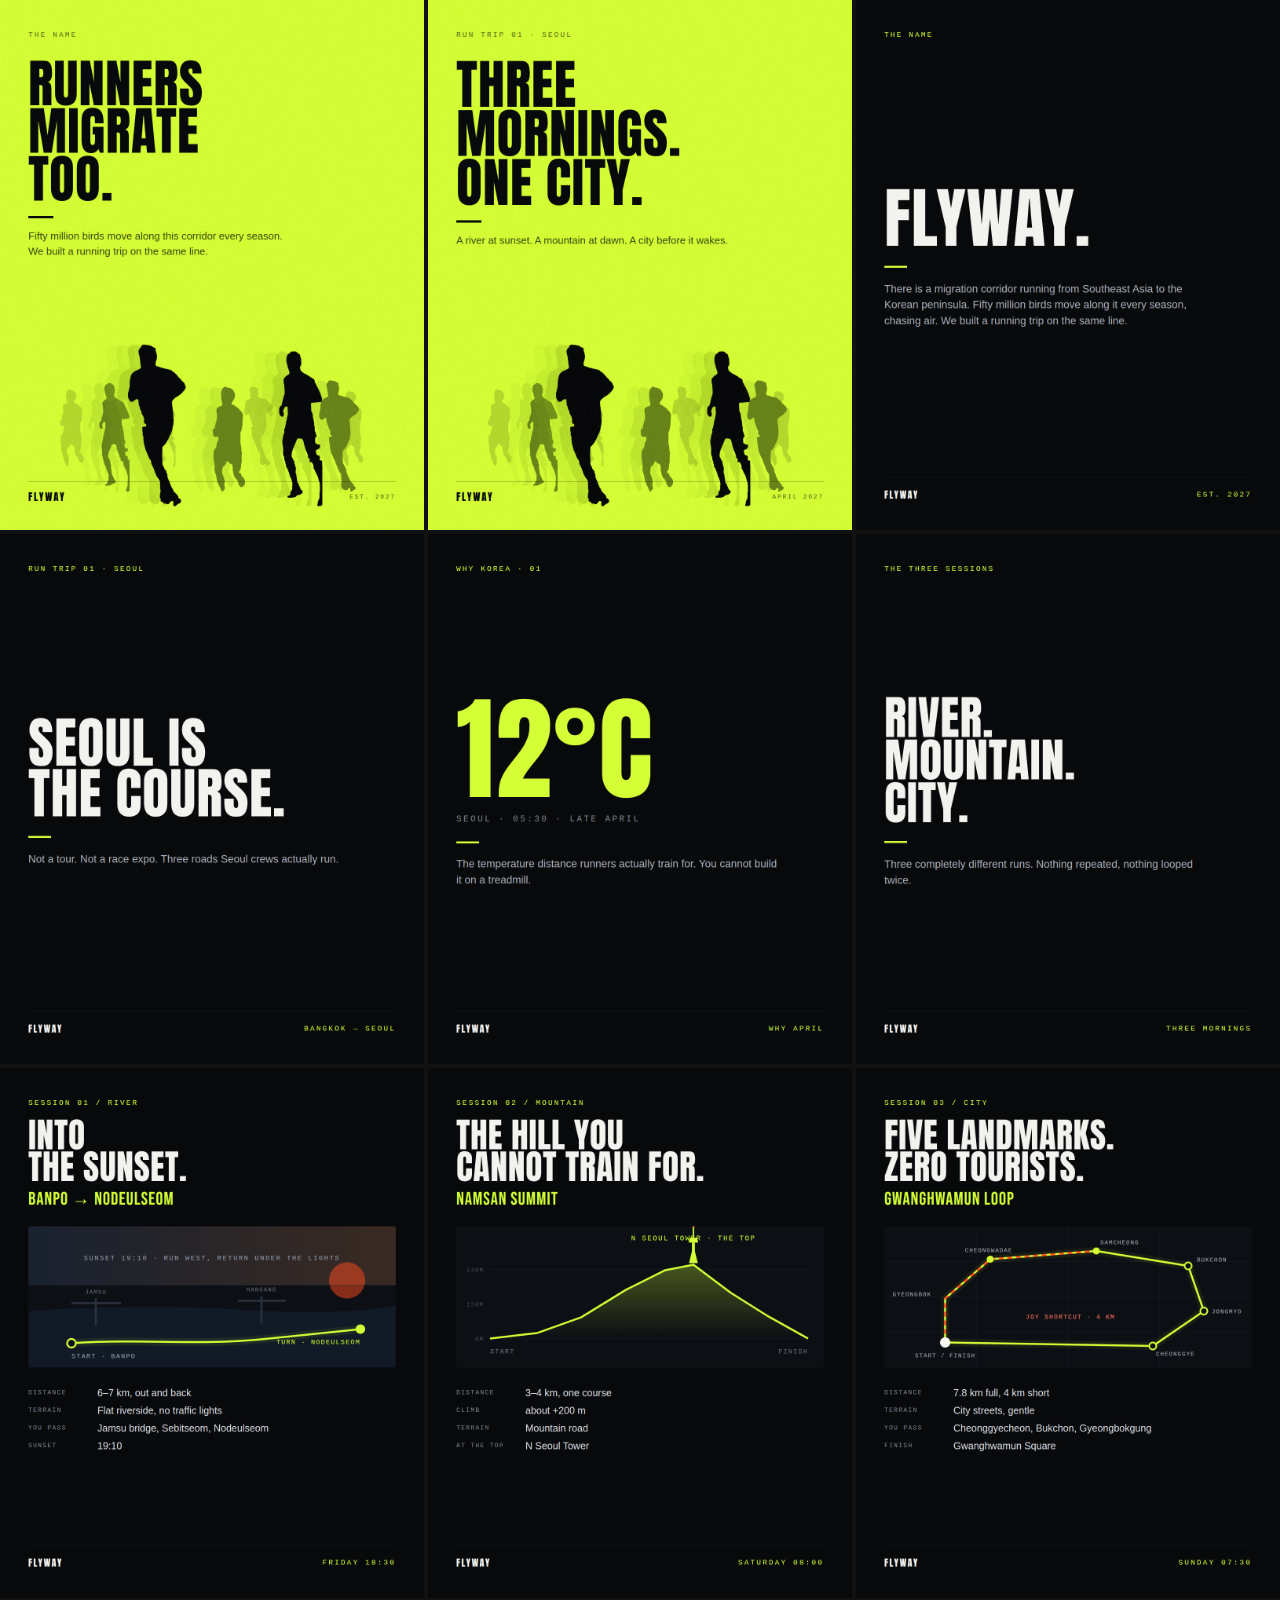
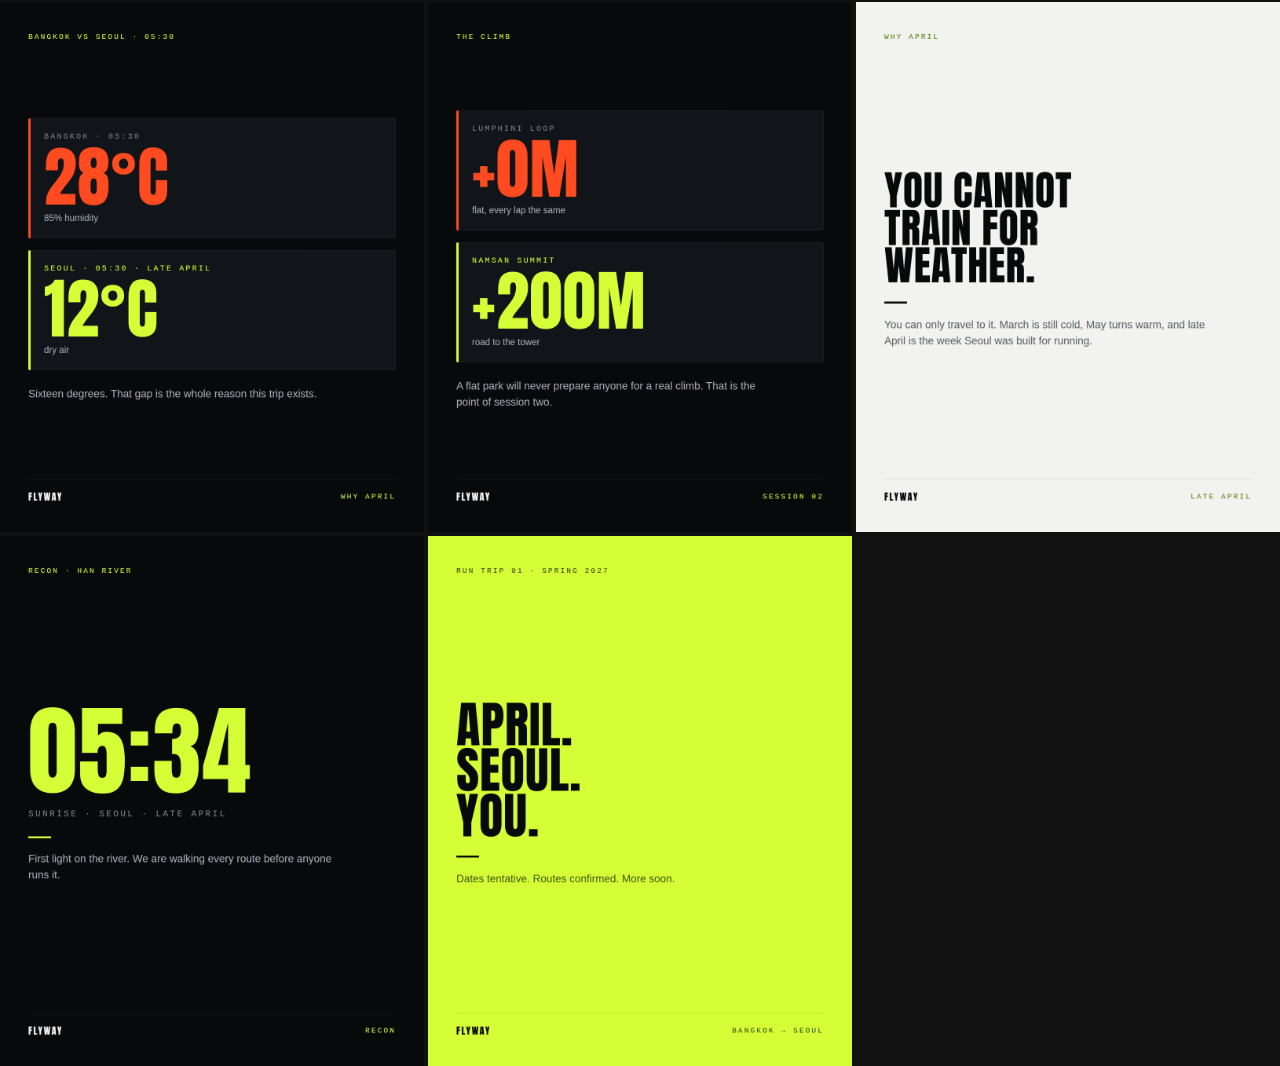
<file: docs/index.html>
<!doctype html><meta charset=utf-8><title>Flyway assets</title><style>body{margin:0;background:#111;display:grid;grid-template-columns:repeat(3,1fr);gap:4px}img{width:100%;display:block}</style><a href="img/13.png"><img src="img/13.png" loading="lazy"></a><a href="img/14.png"><img src="img/14.png" loading="lazy"></a><a href="img/01.png"><img src="img/01.png" loading="lazy"></a><a href="img/02.png"><img src="img/02.png" loading="lazy"></a><a href="img/03.png"><img src="img/03.png" loading="lazy"></a><a href="img/04.png"><img src="img/04.png" loading="lazy"></a><a href="img/05.png"><img src="img/05.png" loading="lazy"></a><a href="img/06.png"><img src="img/06.png" loading="lazy"></a><a href="img/07.png"><img src="img/07.png" loading="lazy"></a><a href="img/08.png"><img src="img/08.png" loading="lazy"></a><a href="img/09.png"><img src="img/09.png" loading="lazy"></a><a href="img/10.png"><img src="img/10.png" loading="lazy"></a><a href="img/11.png"><img src="img/11.png" loading="lazy"></a><a href="img/12.png"><img src="img/12.png" loading="lazy"></a>
</file>
